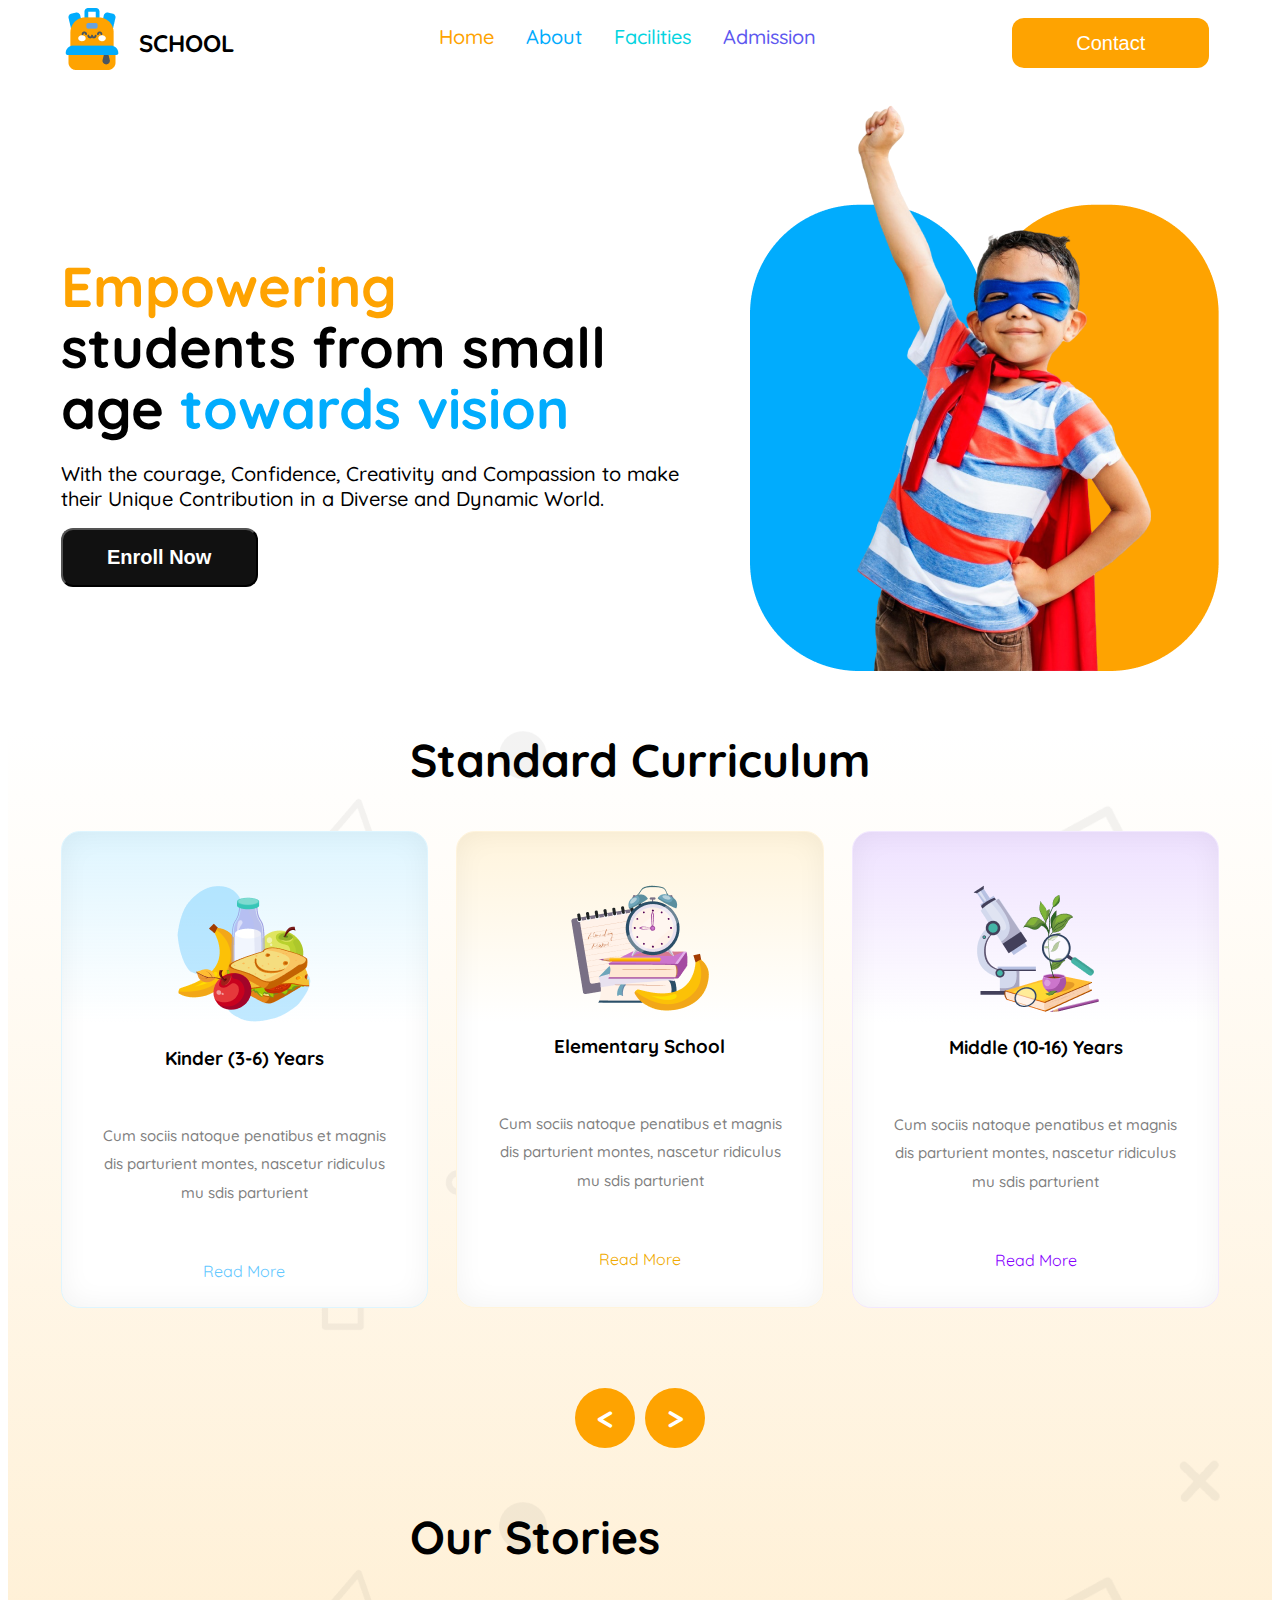
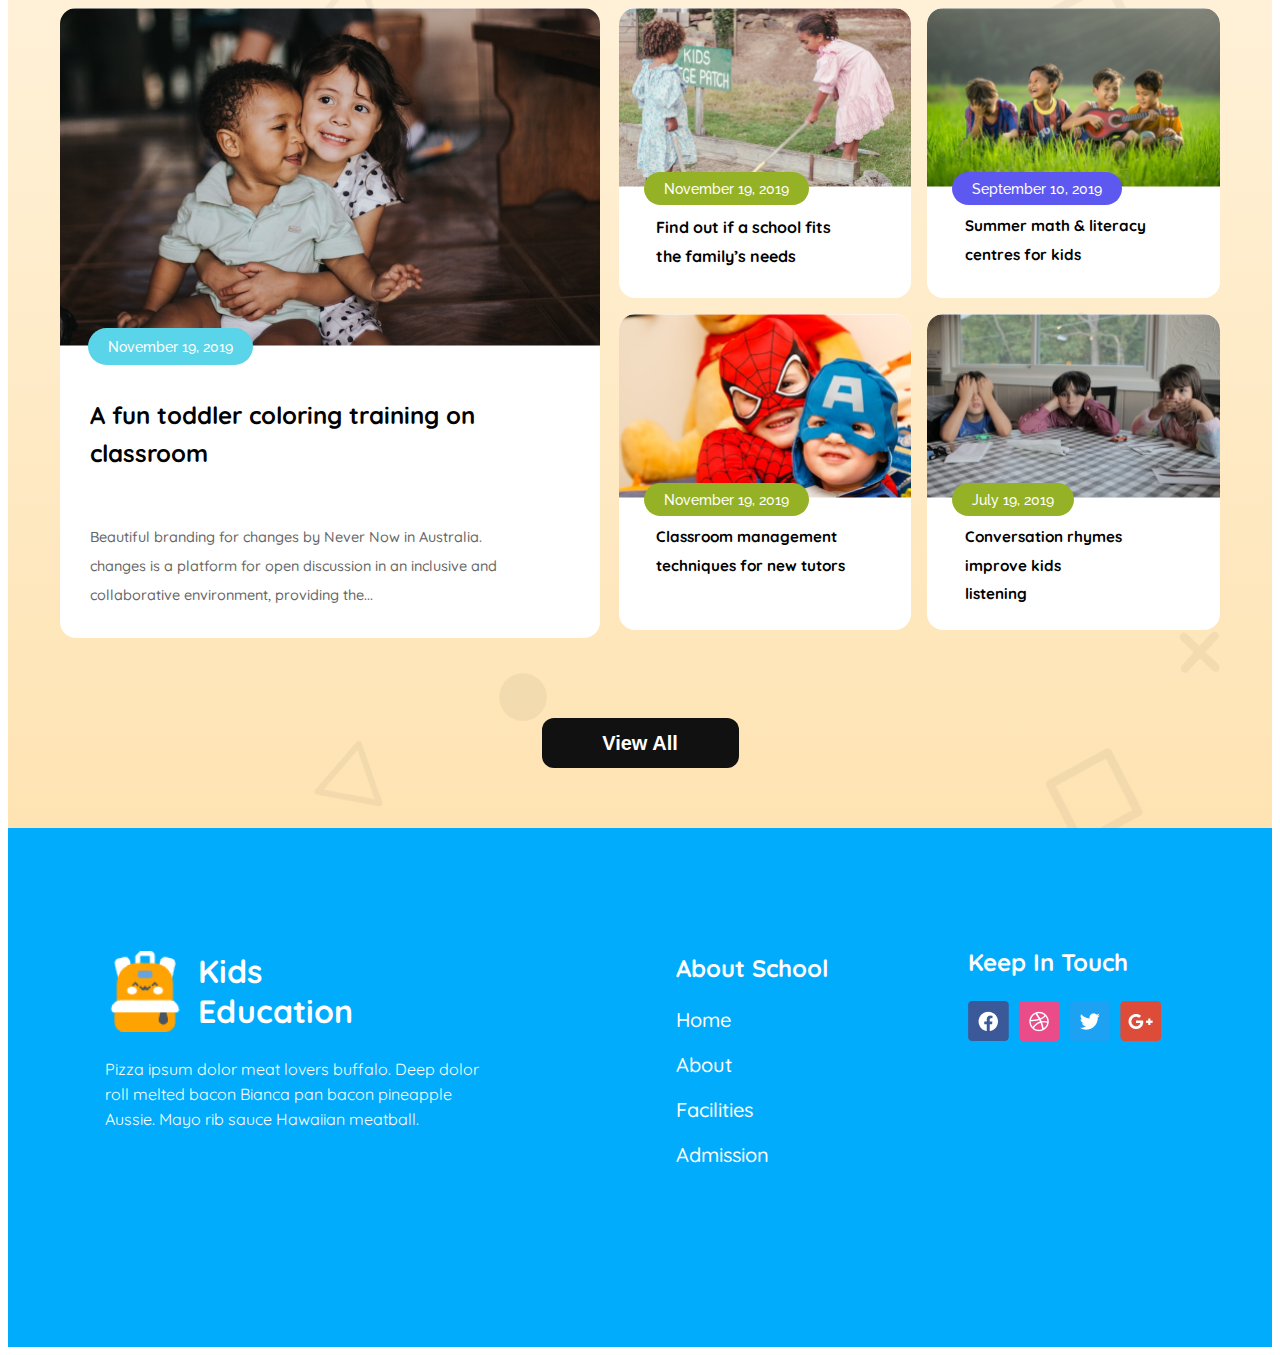
<file: index.html>
<!DOCTYPE html>
<html lang="en">
<head>
    <meta charset="UTF-8">
    <meta name="viewport" content="width=device-width, initial-scale=1.0">
    <title>Kids School</title>
    <link rel="stylesheet" href="styles/design.css">
</head>
<body class="quicksand">
    <header>
        <nav class="navbar">
            
            <img src="./assets/logo.png" class="logo" alt="picture of a bag">
            <h2 class="brand-name">SCHOOL</h2>
            
            <div class="menu">
                <ul class="menu-list">
                    <li class="yellow">Home</li>
                    <li class="blue">About</li>
                    <li class="cyan">Facilities</li>
                    <li class="purple">Admission</li>
                </ul>
            </div>
            <div class="button">
                <button class="btn-primary"><span>Contact</span></button>
            </div>
            <img src="./assets/1828859.png" class="menu-bar" alt="">
        </nav>
        <hr class="hr">
        <div class="banner">
            <div class="banner-description">
                <h1 class="banner-header"><span class="yellow">Empowering</span> <br> students from small age <span class="blue">towards vision</span></h1>
                <p class="banner-paragraph">With the courage, Confidence, Creativity and Compassion to make their Unique Contribution in a Diverse and Dynamic World.</p>
                <button class="black-button">Enroll Now</button>
            </div>
            <img src="./assets/hero-kids.png" class="banner-img" alt="picture of a hero-kids">
            
        </div>
    </header>
    <main>
        <div class="curriculum-header">
            <h2>Standard Curriculum</h2>
        </div>
        <div class="curriculum">
            <div class="kinder">
                <img src="./assets/kinder.png" alt="">
                <div class="kinder-description">
                    <h3 class="kinder-header">Kinder (3-6) Years</h3>
                    <p class="kinder-paragraph">
                    Cum sociis natoque penatibus et magnis
                    dis parturient montes, nascetur ridiculus
                    mu sdis parturient
                    </p>
                    <p class="blue-1">Read More</p>
                </div>
            </div>
            <div class="elementary">
                <img src="./assets/elementary.png" alt="">
                <div class="elementary-description">
                    <h3 class="elementary-header">Elementary School</h3>
                    <p class="elementary-paragraph">
                        Cum sociis natoque penatibus et magnis
                        dis parturient montes, nascetur ridiculus
                        mu sdis parturient
                    </p>
                    <p class="yellow-1">Read More</p>
                </div>
            </div>
            <div class="middle">
                <img src="./assets/middle.png" alt="">
                <div class="middle-description">
                    <h3 class="middle-header">Middle (10-16) Years</h3>
                    <p class="middle-paragraph">
                        Cum sociis natoque penatibus et magnis
                        dis parturient montes, nascetur ridiculus
                        mu sdis parturient
                    </p>
                    <p class="purple-1">Read More</p>
                </div>
            </div>
        </div>
        <div class="orange-circle">
            <div class="circle-1">
                <p><</p>
            </div>
            <div class="circle-2">
                <p>></p>
            </div>
        </div>
        <div class="our-stories-header">
            <h2>Our Stories</h2>
        </div>
        
        <div class="our-stories">
                <div class="pic-1">
                    <img src="./assets/story-1.png" alt="">
                    <div class="btn-1 raleway">November 19, 2019</div>

                    <div class="pic-1-description">
                        <h3>A fun toddler coloring training on classroom</h3>
                        <p>
                            Beautiful branding for changes by Never Now in Australia.
                            changes is a platform for open discussion in an inclusive and
                            collaborative environment, providing the...
                        </p>
                    </div>
                </div>
                <div class="picture-collage">
                    <div class="pic-2">
                        <img src="./assets/story-2.png" alt="">
                        <button class="btn-2 raleway">November 19, 2019</button>

                        <div class="pic-2-description">
                            <h5>Find out if a school fits the family’s needs
                            </h5>
                        </div>
                    </div>
                    <div class="pic-3">
                        <img src="./assets/story-3.png" alt="">
                        <button class="btn-3 raleway">September 10, 2019</button>

                        <div class="pic-3-description">
                            <h5>Summer math & literacy centres for kids</h5>
                        </div>
                    </div>
                    <div class="pic-4">
                        <img src="./assets/story-4.png" alt="">
                        <button class="btn-4 raleway">November 19, 2019</button>

                        <div class="pic-4-description">
                            <h5>Classroom management techniques for new tutors</h5>
                        </div>
                    </div>
                    <div class="pic-5">
                        <img src="./assets/story-5.png" alt="">
                        <button class="btn-5 raleway">July 19, 2019</button>

                        <div class="pic-5-description">
                            <h5>Conversation rhymes improve kids listening</h5>
                        </div>
                    </div>
                </div>
        </div>

        <div class="black-button-2">
                <button>View All</button>
        </div>
            
    </main>
    <footer>
        <div class="footer">
            <div class="education">
                <div class="kids-education">
                    <img src="./assets/Group 1.png" alt=""> 
                    <h2>Kids <br> Education</h2>
                </div>
                <p>Pizza ipsum dolor meat lovers buffalo. Deep dolor roll melted bacon Bianca pan bacon pineapple Aussie. Mayo rib sauce Hawaiian meatball.</p>
            </div>
            <div class="about">
                <h3>About School</h3>
                    <p>Home</p>
                    <p>About</p>
                    <p>Facilities</p>
                    <p>Admission</p>
            </div>
            <div class="help">
                <div class="help-section">
                    <h3>Keep In Touch</h3>
                    <img src="./assets/fb.png" alt="">
                    <img src="./assets/dribble.png" alt="">
                    <img src="./assets/twitter.png" alt="">
                    <img src="./assets/google+.png" alt="">
                </div>
            </div>
        </div>
    </footer>
</body>
</html>
</file>
<file: styles/design.css>
@import url('https://fonts.googleapis.com/css2?family=Quicksand:wght@300..700&display=swap');

@import url('https://fonts.googleapis.com/css2?family=Raleway:ital,wght@0,100..900;1,100..900&display=swap');


/* fonts quicksand and raleway */

.raleway {
    font-family: "Raleway", serif;
    font-optical-sizing: auto;
    font-weight: 400;
    font-style: normal;
}
.quicksand {
  font-family: "Quicksand", serif;
  font-optical-sizing: auto;
  font-weight: 400;
  font-style: normal;
}

/* shared styles or color */
.yellow{
    color: rgb(254, 163, 1);
}
.blue{
    color: rgb(1, 172, 253);
}
.cyan{
    color: rgb(5, 212, 223);
}
.purple{
    color: rgb(93, 88, 239);
}
.blue-1{
    color: rgb(100, 200, 255);
}
.yellow-1{
    color: rgb(240, 170, 0);
}
.purple-1{
    color: rgb(135, 0, 255);
}

/* navbar */
.navbar{
    max-width: 1158.61px;
    margin: 0 auto;
    display: flex;
    justify-content: space-between;
}
.brand{
    display: flex;
    width: 202px;
    height: 62px;
    gap: 11px;
}
.logo{
    width: 62px;
    height: 62px;
}
.menu{
    width: 387px;
}
.menu-list{
    display: flex;
    gap: 32px;
    
}
.menu-list li{
    list-style: none;
    font-size: 1.25rem;
    font-weight: 500;
}
.button{
    margin: 10px 10px;
    margin-left: 60px;
}
.btn-primary{
    width: 197px;
    height: 50px;
    border-radius: 12px;
    background: rgb(254, 163, 1);
    color: white;
    padding: 10px;
    font-size: 1.25rem;
    font-weight: 500;
    border: none;
}
.brand-name{
    font-weight: 700;
    margin-left: -150px;
}
.hr{
    display: none;
}
.menu-bar{
    display: none;
    width: 30px;
    height: 30px;
}

/* banner section styles */
.banner{
    display: flex;
    max-width: 1158.61px;
    margin: 0 auto;
    gap: 50px;
    margin-top: 18px;
}
.banner-description{
    width: 640px;
    margin-top: 122px;
}
.banner-header{
    font-size: 3.5rem;
    font-weight: 700;
    line-height: 61px;
}
.banner-paragraph{
    margin-top: -15px;
    font-size: 1.25rem;
    font-weight: 500;
}
.black-button{
    border-radius: 12px;
    background: rgb(17, 17, 17);
    color: white;
    font-size: 1.25rem;
    padding: 10px;
    margin: 10px 0px;
    font-weight: 600;
    width: 197px;
    height: 59px;
    margin-top: -3px;
}

/* main section */
main{
    background: url('../assets/bg.png'),linear-gradient(0.00deg, rgba(254, 163, 1, 0.3),rgba(255, 255, 255, 0.3) 100%);
}
/* curriculum section styles */
.curriculum-header{
    max-width: 460.61px;
    position: relative;
    overflow: hidden;
    margin: 0 auto;
    margin-top: 60px;
    height: 50px;
    margin-bottom: 50px;
}

/* added marquee */
.curriculum-header>h2{
    font-size: 2.875rem;
    font-weight: 700;
    display: inline-block;
    white-space: nowrap;
    position: absolute;
    animation: marquee 15s linear infinite;
    margin: 0;
}

.curriculum{
    display: flex;
    max-width: 1158.48px;
    margin: 0 auto;
    gap: 28.29px;
    margin-bottom: 80px;
}
.kinder,.elementary,.middle{
    border: 1px solid black;
    height: 476.78px;
    text-align: center;
}
.kinder{
    box-sizing: border-box;
    border: 0.94px solid rgb(222, 245, 255);
    border-radius: 18.86px;
    
    box-shadow: inset 0px 0px 28.3px 0.94px rgba(0, 0, 0, 0.05);
    background: linear-gradient(180.00deg, rgb(222, 245, 255),rgba(255, 255, 255, 0) 40%),rgb(255, 255, 255);
}
.elementary{
    box-sizing: border-box;
    border: 0.94px solid rgb(255, 244, 220);
    border-radius: 18.86px;
    
    box-shadow: inset 0px 0px 28.3px 0.94px rgba(0, 0, 0, 0.05);
    background: linear-gradient(180.00deg, rgb(255, 244, 220),rgba(255, 255, 255, 0) 40%),rgb(255, 255, 255);
}
.middle{
    box-sizing: border-box;
    border: 0.94px solid rgb(242, 232, 255);
    border-radius: 18.86px;
    
    box-shadow: inset 0px 0px 28.3px 0.94px rgba(0, 0, 0, 0.05);
    background: linear-gradient(180.00deg, rgb(238, 225, 255),rgba(255, 255, 255, 0) 40%),rgb(255, 255, 255);
}

.elementary-paragraph,.middle-paragraph,.kinder-paragraph{
    padding: 33.48px 40.67px 38.67px 40.88px;
    color: rgb(128, 128, 128);
    font-size: 0.94rem;
    font-weight: 500;
    line-height: 28.3px;
}
.kinder>img,.elementary>img,.middle>img{
    margin-top: 53px;
}

/* orange circle styles */
.orange-circle{
    max-width: 130px;
    height: 60px;
    margin: 0 auto;
    display: flex;
    gap: 10px;
    margin-bottom: 60px;
}
.circle-1,.circle-2{
    width: 60px;
    height: 60px;
    border-radius: 30px;
    background: rgb(254, 163, 1);
    display: flex;
    align-items: center;
    justify-content: center; 
}
.circle-1>p,.circle-2>p{
    font-size: 2rem;
    font-weight: 900;
    margin: 0;
    color: white;
}

/* our stories styles */

.our-stories-header{
    max-width: 460.61px;
    margin: 0 auto;
    position: relative;
    overflow: hidden;
    height: 50px;
    margin-bottom: 50px;
}

/* added marquee */
.our-stories-header>h2{
    font-size: 2.875rem;
    font-weight: 700;
    text-align: center;
    display: inline-block;
    white-space: nowrap;
    position: absolute;
    animation: marquee 15s linear infinite;
    margin: 0;
}
.our-stories{
    max-width: 1160.27px;
    margin: 0 auto;
    display: flex;
    gap: 18.73px;
    margin-bottom: 80px;
    flex-wrap: wrap;
}
.pic-1{
    width: 540.27px;
    height: 630.52px;
    border-radius: 16px;
    background: rgb(255, 255, 255);
    position: relative;
    width: fit-content;
}

.pic-2,.pic-3,.pic-4,.pic-5{
    width: 100%; 
    height: auto;
    border-radius: 16px;
    background: rgb(255, 255, 255);
    position: relative;
    overflow: hidden;
}

.pic-1>img,.pic-2>img,.pic-3>img,.pic-4>img,.pic-5>img{
    width: 100%;
    height: auto;
    border-radius: 16px 16px 0px 0px;
    display: block;
    object-fit: cover; 
}
.picture-collage{
    display: grid;
    grid-template-columns: repeat(2,1fr);
    gap: 16px;
    width: 601px;
    height: 622.4px;
}
.btn-1{
    position: absolute;
    top: 320px;
    left: 28px;
    background-color: #59d4e8;
    color: white;
    padding: 10px 20px;
    border-radius: 20px;
    font-size: 0.9rem;
    font-weight: 500;
}
.btn-2,.btn-3,.btn-4,.btn-5{
    position: absolute;
    background-color: rgb(149, 178, 38);
    color: white;
    padding: 8px 20px;
    border-radius: 20px;
    font-size: 0.9rem;
    font-weight: 500;
    border: none;
    margin-left: 25px;
    margin-top: -15px;
}
.btn-3{
    background-color: rgb(93, 88, 240);
}

.pic-1-description{
    margin-top: 50px;
}

.pic-1-description>h3{
    margin-left: 30px;
    font-size: 1.5rem;
    font-weight: 700;
    line-height: 38.35px;
    margin-bottom: 51px;
    width: 402.49px;
}
.pic-1-description>p{
    width: 433px;
    margin-left: 30px;
    font-size: 0.9rem;
    font-weight: 500;
    line-height: 28.76px;
    color: rgb(102, 102, 102);
}
.pic-2-description>h5{
    font-size: 1rem;
    font-weight: 700;
    line-height: 28.76px;
    padding-left: 37.91px;
    width: 198.04px;
}
.pic-3-description>h5{
    width: 181.24px;
    font-size: 0.95rem;
    font-weight: 700;
    line-height: 28.76px;
    padding-left: 37.91px;
}
.pic-4-description>h5{
    width: 190.68px;
    font-size: 0.95rem;
    font-weight: 700;
    line-height: 28.76px;
    padding-left: 37.91px;
}
.pic-5-description>h5{
    width: 161.05px;
    font-size: 0.95rem;
    font-weight: 700;
    line-height: 28.76px;
    padding-left: 37.91px;
}
.black-button-2{
    max-width: 197px;
    margin: 0 auto;
}
.black-button-2>button{
    border-radius: 12px;
    color: white;
    width: 197px;
    height: 50px;
    background: rgb(17, 17, 17);
    font-size: 1.25rem;
    font-weight: 700;
    border: none;
    margin-bottom: 60px;
}

/* footer section styles */
footer{
    background: rgb(1, 172, 253);
} 
.footer{
    display: flex;
    max-width: 1070.91px;
    margin: 0 auto;
    height: 519px;
}

.kids-education{
    display: flex;
    margin-top: 123px;
    gap: 13px;
}

.kids-education img{
    width: 80px;
    height: 81px;
}
.education>p{
    width: 399px;
    font-size: 1rem;
    font-weight: 400;
    line-height: 25px;
    color: white;
}
.kids-education>h2{
    max-width: 202px;
    font-size: 2rem;
    font-weight: 700;
    margin-top: -0px;
    margin-bottom: 10px;
    color: white;
}
.about{
    margin-left: 172px;
    margin-top: 101px;
    color: white;
    margin-right: 140px;
}
.about>h3{
    font-size: 1.5rem;
    font-weight: 700;
    line-height: 30px;
}

.about>p{
    font-size: 1.25rem;
    font-weight: 500;
    margin: 0 auto;
    margin-bottom: 20px;
}
.help{
    margin-top: 95px;

}
.help-section img{
    margin-right: 5px;
}
.help-section h3{
    color: white;
    font-size: 1.5rem;
}


@keyframes marquee {
    from{
      transform: translateX(100%);
    }
    to{
      transform: translateX(-100%);
    }
}
  
/* responsiveness */
@media screen and (max-width:576px){
    /* header and navbar */
    .banner{
        flex-direction: column-reverse;
        width: auto;
    }
    .button,.menu{
        display: none;
    }
    .menu-bar{
        display: flex;
        margin-top: 20px;
    }
    .brand-name{
        display: none;
    }
    .navbar{
        width: auto;
        display: flex;
        justify-content: space-between;
        align-items: center;
    }
    .hr{
        display: block;
        box-sizing: border-box;
        border: 0.5px solid rgb(254, 163, 1);
    }
    .banner-description{
        width: auto;
        text-align: center;
        margin-top: -70px;
    }
    .banner-img,.navbar{
        width: 370px;
        margin: 0 auto;
    }
    

    /* curriculum and orange button */
    .orange-circle{
        display: none;
    }
    .curriculum{
        flex-direction: column;
        width: 95%;
        margin-bottom: 90px;
    }
    .curriculum-header{
        text-align: center;
    }
    .curriculum-header>h2{
        font-size: 1.9rem;
    }

    /* picture collage */
    .pic-1{
        display: none;
    }
    .picture-collage{
        grid-template-columns: repeat(2,1fr);
    }
    .pic-3,.pic-4,.pic-2,.pic-5{
        width: auto;
        height: 290px;
    }
    .our-stories{
        width: 95%
    }
    .pic-2-description{
        margin-top: 40px;
    }
    .pic-2-description>h5,.pic-3-description>h5,.pic-4-description>h5,.pic-5-description>h5{
        padding: 0px;
        font-size:0.8rem;
        width: 80%;
        margin-left: 30px;
        margin-top: 30px;
    }
    .btn-2,.btn-3,.btn-4,.btn-5{
        font-size: 0.7rem;
    }

    /* footer */
    .footer{
        flex-direction: column;
        height: auto;
        width: 90%;
    }
    .education>p{
        width: 357px;
        text-align: left;
    }
    .about{
        margin-left: auto;
        justify-items: flex-start;
        margin-left: -2px;
    }
    .help{
        margin-bottom: 50px;
    }
}
</file>
